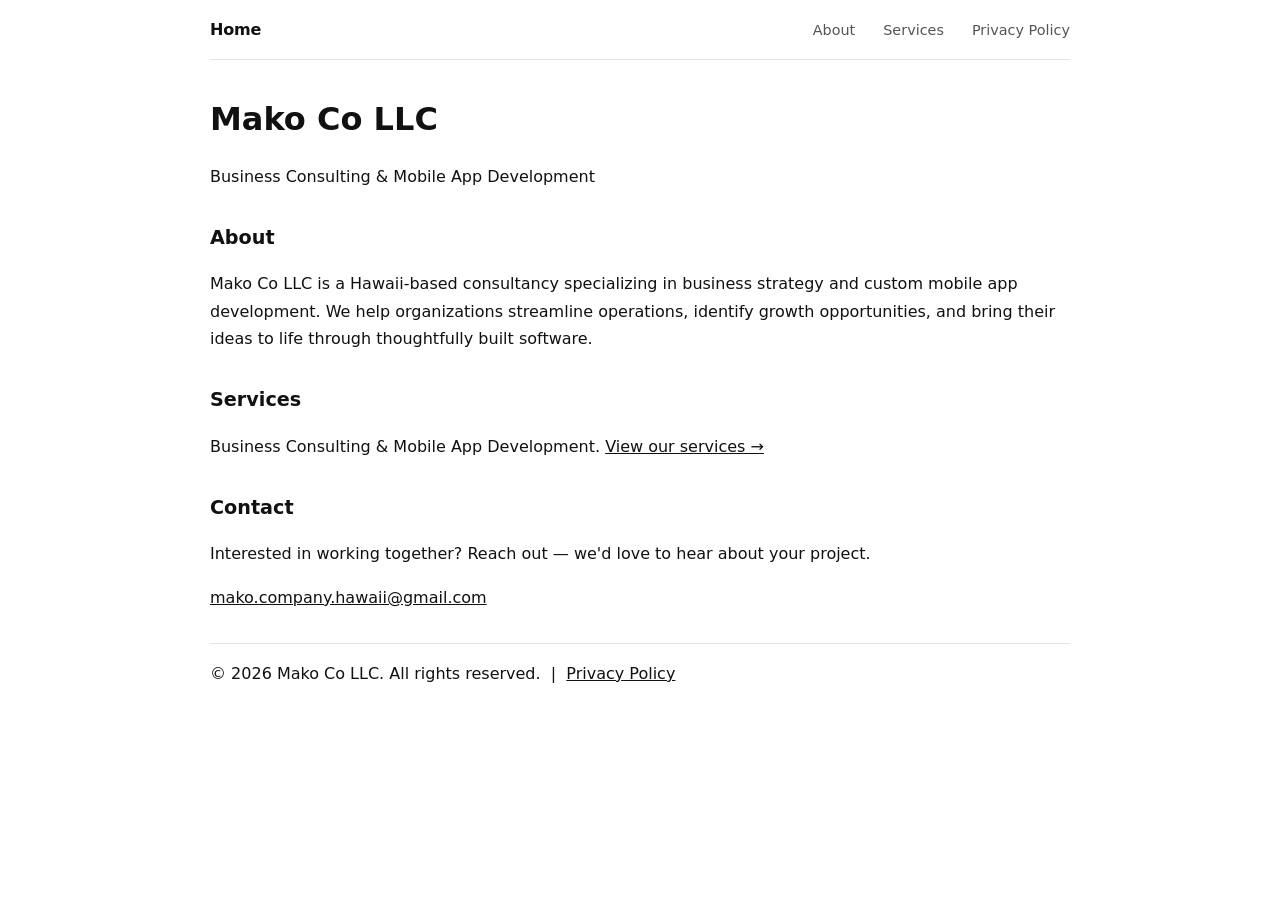
<file: index.html>
<!DOCTYPE html>
<html lang="en">
<head>
  <meta charset="UTF-8" />
  <meta name="viewport" content="width=device-width, initial-scale=1.0" />
  <title>Mako Co LLC</title>
  <meta name="google-site-verification" content="34Hlljbs2UOxqQcXklum21Nn7k7udKo1VeGLZvDhjIw" />
  <link rel="stylesheet" href="style.css" />
</head>
<body>

  <nav>
    <a class="nav-brand" href="index.html">Home</a>
    <ul>
      <li><a href="index.html#about">About</a></li>
      <li><a href="services.html">Services</a></li>
      <li><a href="privacy-policy.html">Privacy Policy</a></li>
    </ul>
  </nav>

  <h1>Mako Co LLC</h1>
  <p>Business Consulting &amp; Mobile App Development</p>

  <h2 id="about">About</h2>
  <p>
    Mako Co LLC is a Hawaii-based consultancy specializing in business strategy
    and custom mobile app development. We help organizations streamline operations,
    identify growth opportunities, and bring their ideas to life through
    thoughtfully built software.
  </p>

  <h2>Services</h2>
  <p>Business Consulting &amp; Mobile App Development. <a href="services.html">View our services &rarr;</a></p>

  <h2>Contact</h2>
  <p>Interested in working together? Reach out — we'd love to hear about your project.</p>
  <p><a href="mailto:mako.company.hawaii@gmail.com">mako.company.hawaii@gmail.com</a></p>

  <hr />
  <p>&copy; 2026 Mako Co LLC. All rights reserved. &nbsp;|&nbsp; <a href="privacy-policy.html">Privacy Policy</a></p>

</body>
</html>
</file>
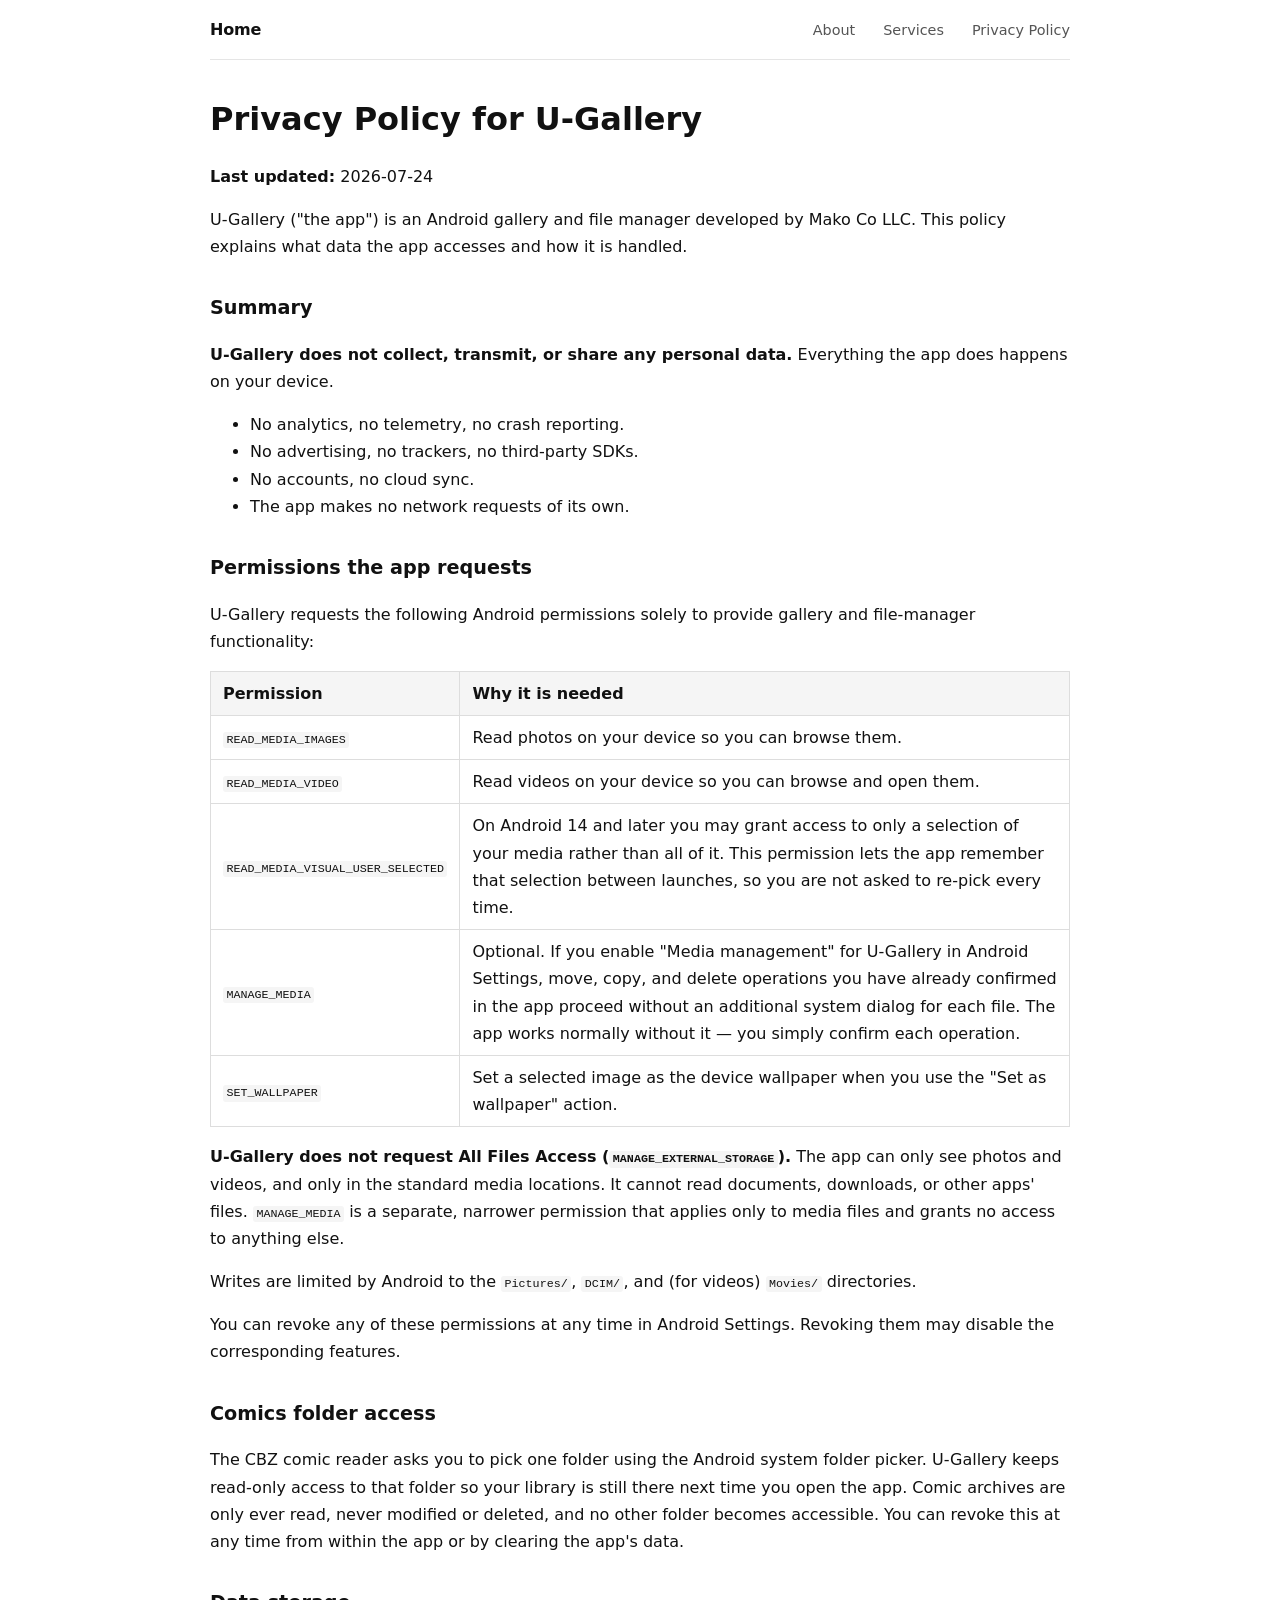
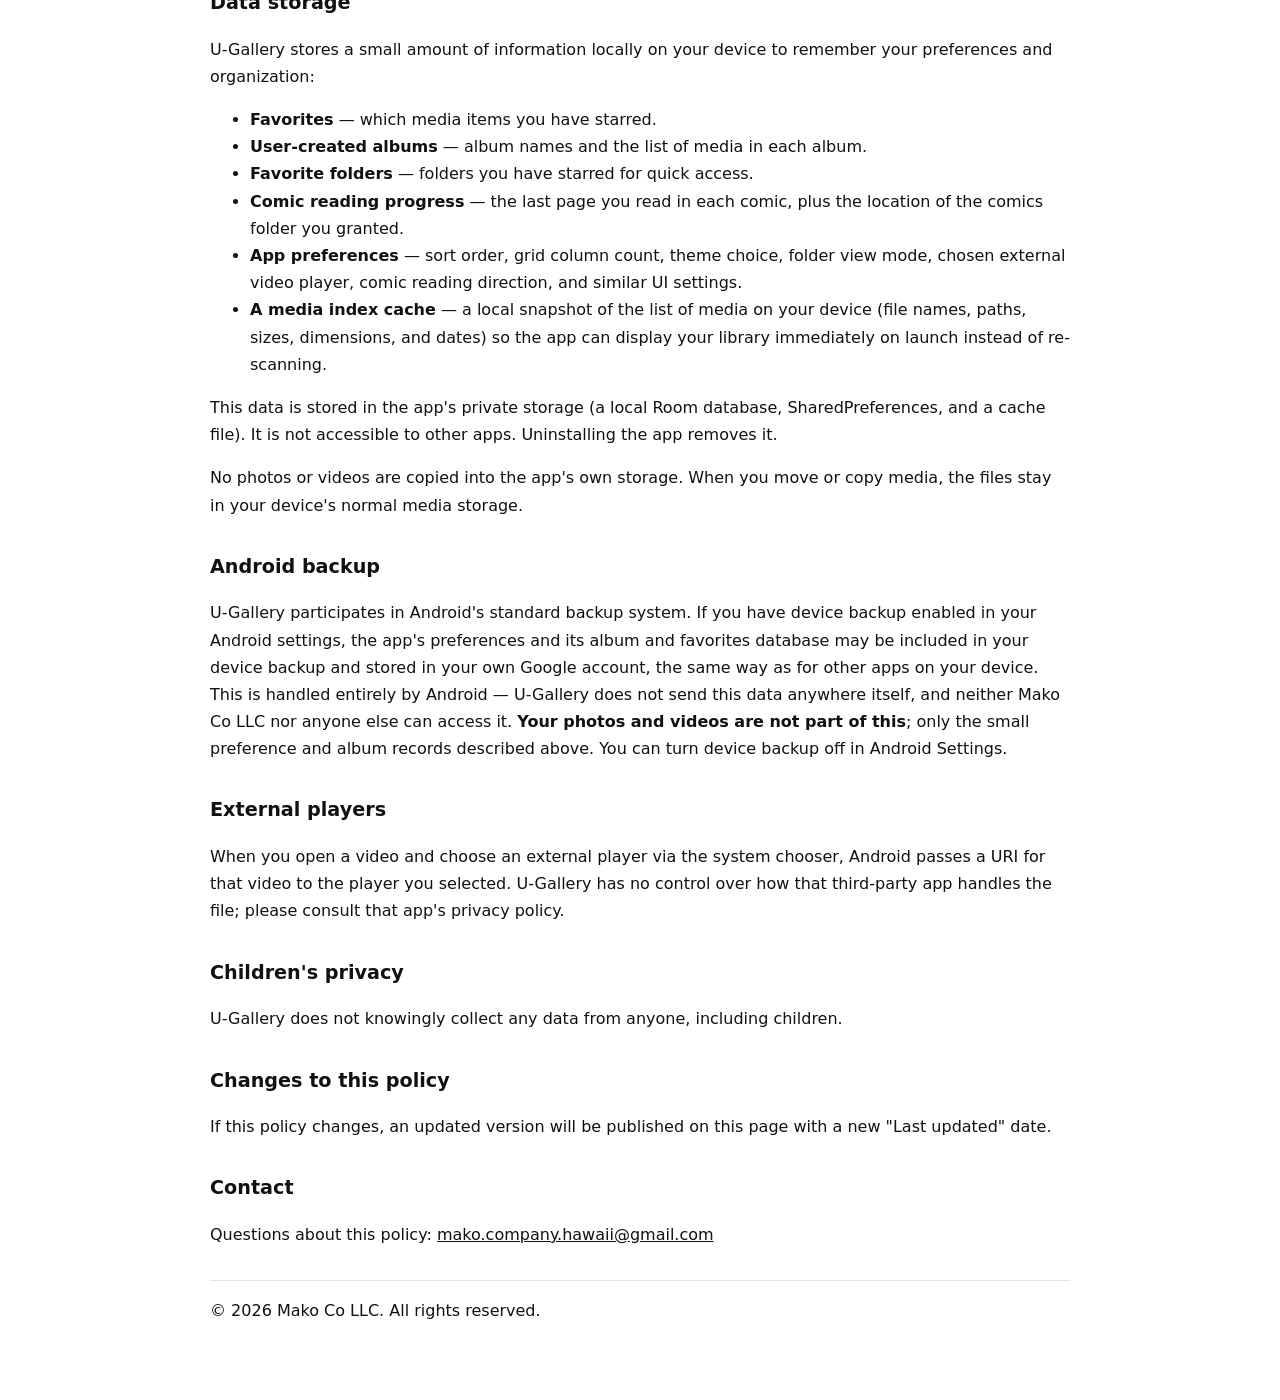
<file: privacy-policy.html>
<!DOCTYPE html>
<html lang="en">
<head>
  <meta charset="UTF-8" />
  <meta name="viewport" content="width=device-width, initial-scale=1.0" />
  <title>Privacy Policy — U-Gallery</title>
  <link rel="stylesheet" href="style.css" />
  <style>
    table { border-collapse: collapse; width: 100%; margin-bottom: 1rem; }
    th, td { text-align: left; padding: 0.5rem 0.75rem; border: 1px solid #ddd; }
    th { background: #f5f5f5; }
    code { font-family: monospace; font-size: 0.9em; background: #f5f5f5; padding: 0.1em 0.3em; border-radius: 3px; }
  </style>
</head>
<body>

  <nav>
    <a class="nav-brand" href="index.html">Home</a>
    <ul>
      <li><a href="index.html#about">About</a></li>
      <li><a href="services.html">Services</a></li>
      <li><a href="privacy-policy.html">Privacy Policy</a></li>
    </ul>
  </nav>

  <h1>Privacy Policy for U-Gallery</h1>
  <p><strong>Last updated:</strong> 2026-07-24</p>

  <p>
    U-Gallery ("the app") is an Android gallery and file manager developed by Mako Co LLC.
    This policy explains what data the app accesses and how it is handled.
  </p>

  <h2>Summary</h2>
  <p><strong>U-Gallery does not collect, transmit, or share any personal data.</strong> Everything the app does happens on your device.</p>
  <ul>
    <li>No analytics, no telemetry, no crash reporting.</li>
    <li>No advertising, no trackers, no third-party SDKs.</li>
    <li>No accounts, no cloud sync.</li>
    <li>The app makes no network requests of its own.</li>
  </ul>

  <h2>Permissions the app requests</h2>
  <p>U-Gallery requests the following Android permissions solely to provide gallery and file-manager functionality:</p>
  <table>
    <thead>
      <tr><th>Permission</th><th>Why it is needed</th></tr>
    </thead>
    <tbody>
      <tr><td><code>READ_MEDIA_IMAGES</code></td><td>Read photos on your device so you can browse them.</td></tr>
      <tr><td><code>READ_MEDIA_VIDEO</code></td><td>Read videos on your device so you can browse and open them.</td></tr>
      <tr><td><code>READ_MEDIA_VISUAL_USER_SELECTED</code></td><td>On Android 14 and later you may grant access to only a selection of your media rather than all of it. This permission lets the app remember that selection between launches, so you are not asked to re-pick every time.</td></tr>
      <tr><td><code>MANAGE_MEDIA</code></td><td>Optional. If you enable "Media management" for U-Gallery in Android Settings, move, copy, and delete operations you have already confirmed in the app proceed without an additional system dialog for each file. The app works normally without it — you simply confirm each operation.</td></tr>
      <tr><td><code>SET_WALLPAPER</code></td><td>Set a selected image as the device wallpaper when you use the "Set as wallpaper" action.</td></tr>
    </tbody>
  </table>
  <p>
    <strong>U-Gallery does not request All Files Access (<code>MANAGE_EXTERNAL_STORAGE</code>).</strong>
    The app can only see photos and videos, and only in the standard media locations. It cannot read
    documents, downloads, or other apps' files. <code>MANAGE_MEDIA</code> is a separate, narrower
    permission that applies only to media files and grants no access to anything else.
  </p>
  <p>
    Writes are limited by Android to the <code>Pictures/</code>, <code>DCIM/</code>, and
    (for videos) <code>Movies/</code> directories.
  </p>
  <p>You can revoke any of these permissions at any time in Android Settings. Revoking them may disable the corresponding features.</p>

  <h2>Comics folder access</h2>
  <p>
    The CBZ comic reader asks you to pick one folder using the Android system folder picker.
    U-Gallery keeps read-only access to that folder so your library is still there next time you
    open the app. Comic archives are only ever read, never modified or deleted, and no other folder
    becomes accessible. You can revoke this at any time from within the app or by clearing the
    app's data.
  </p>

  <h2>Data storage</h2>
  <p>U-Gallery stores a small amount of information locally on your device to remember your preferences and organization:</p>
  <ul>
    <li><strong>Favorites</strong> — which media items you have starred.</li>
    <li><strong>User-created albums</strong> — album names and the list of media in each album.</li>
    <li><strong>Favorite folders</strong> — folders you have starred for quick access.</li>
    <li><strong>Comic reading progress</strong> — the last page you read in each comic, plus the location of the comics folder you granted.</li>
    <li><strong>App preferences</strong> — sort order, grid column count, theme choice, folder view mode, chosen external video player, comic reading direction, and similar UI settings.</li>
    <li><strong>A media index cache</strong> — a local snapshot of the list of media on your device (file names, paths, sizes, dimensions, and dates) so the app can display your library immediately on launch instead of re-scanning.</li>
  </ul>
  <p>
    This data is stored in the app's private storage (a local Room database, SharedPreferences, and
    a cache file). It is not accessible to other apps. Uninstalling the app removes it.
  </p>
  <p>
    No photos or videos are copied into the app's own storage. When you move or copy media, the
    files stay in your device's normal media storage.
  </p>

  <h2>Android backup</h2>
  <p>
    U-Gallery participates in Android's standard backup system. If you have device backup enabled in
    your Android settings, the app's preferences and its album and favorites database may be included
    in your device backup and stored in your own Google account, the same way as for other apps on
    your device. This is handled entirely by Android — U-Gallery does not send this data anywhere
    itself, and neither Mako Co LLC nor anyone else can access it. <strong>Your photos and videos are
    not part of this</strong>; only the small preference and album records described above. You can
    turn device backup off in Android Settings.
  </p>

  <h2>External players</h2>
  <p>
    When you open a video and choose an external player via the system chooser, Android passes a URI
    for that video to the player you selected. U-Gallery has no control over how that third-party app
    handles the file; please consult that app's privacy policy.
  </p>

  <h2>Children's privacy</h2>
  <p>U-Gallery does not knowingly collect any data from anyone, including children.</p>

  <h2>Changes to this policy</h2>
  <p>If this policy changes, an updated version will be published on this page with a new "Last updated" date.</p>

  <h2>Contact</h2>
  <p>Questions about this policy: <a href="mailto:mako.company.hawaii@gmail.com">mako.company.hawaii@gmail.com</a></p>

  <hr />
  <p>&copy; 2026 Mako Co LLC. All rights reserved.</p>

</body>
</html>
</file>
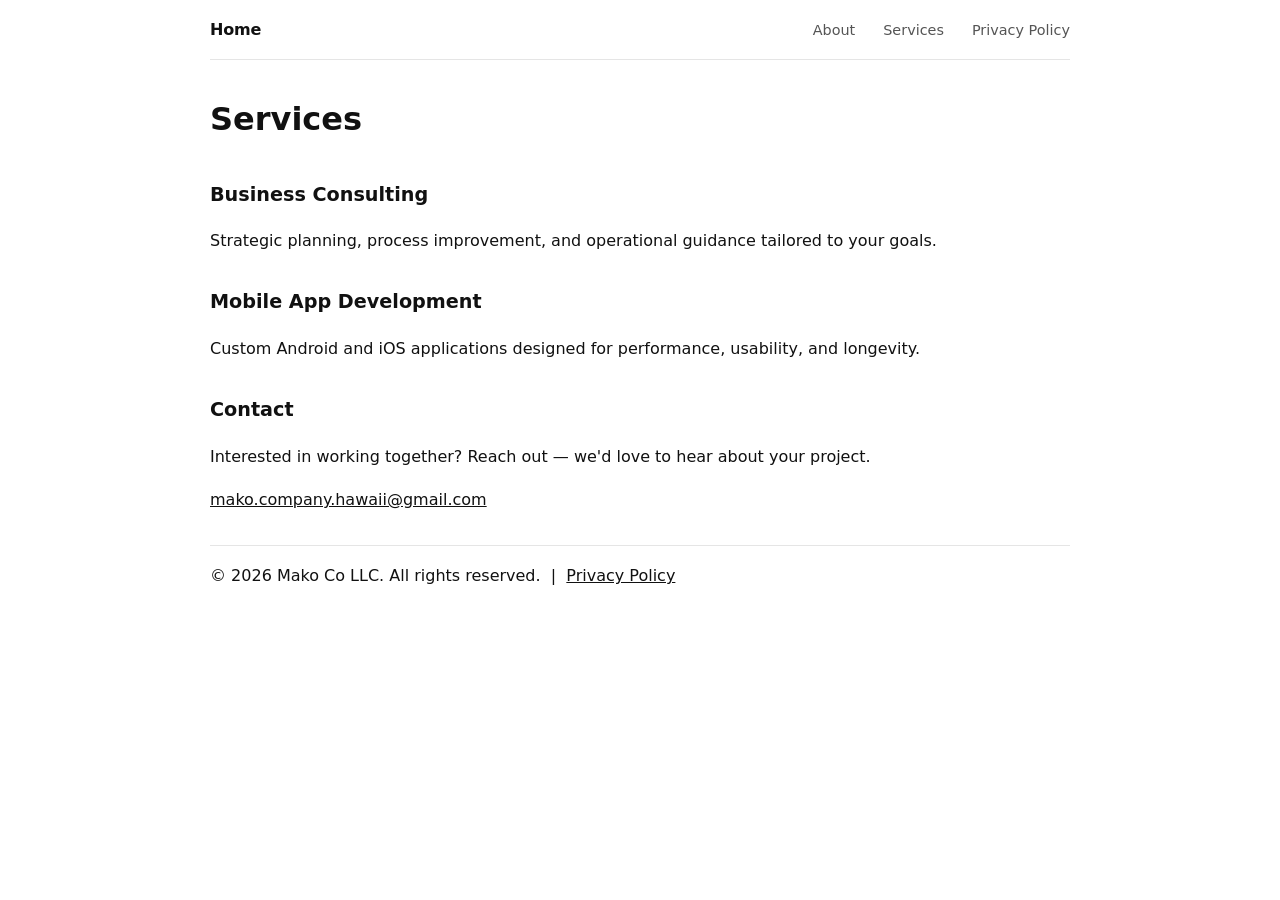
<file: services.html>
<!DOCTYPE html>
<html lang="en">
<head>
  <meta charset="UTF-8" />
  <meta name="viewport" content="width=device-width, initial-scale=1.0" />
  <title>Services — Mako Co LLC</title>
  <link rel="stylesheet" href="style.css" />
</head>
<body>

  <nav>
    <a class="nav-brand" href="index.html">Home</a>
    <ul>
      <li><a href="index.html#about">About</a></li>
      <li><a href="services.html">Services</a></li>
      <li><a href="privacy-policy.html">Privacy Policy</a></li>
    </ul>
  </nav>

  <h1>Services</h1>

  <h2>Business Consulting</h2>
  <p>Strategic planning, process improvement, and operational guidance tailored to your goals.</p>

  <h2>Mobile App Development</h2>
  <p>Custom Android and iOS applications designed for performance, usability, and longevity.</p>

  <h2>Contact</h2>
  <p>Interested in working together? Reach out — we'd love to hear about your project.</p>
  <p><a href="mailto:mako.company.hawaii@gmail.com">mako.company.hawaii@gmail.com</a></p>

  <hr />
  <p>&copy; 2026 Mako Co LLC. All rights reserved. &nbsp;|&nbsp; <a href="privacy-policy.html">Privacy Policy</a></p>

</body>
</html>
</file>
<file: style.css>
html { scroll-behavior: smooth; }

body {
  font-family: "Segoe UI", system-ui, sans-serif;
  max-width: 860px;
  margin: 0 auto;
  padding: 0 2rem 2rem;
  color: #111;
  background: #fff;
  line-height: 1.7;
  animation: fadeIn 0.4s ease;
}

@keyframes fadeIn {
  from { opacity: 0; transform: translateY(10px); }
  to   { opacity: 1; transform: translateY(0); }
}

nav {
  display: flex;
  align-items: center;
  justify-content: space-between;
  padding: 1rem 0;
  border-bottom: 1px solid #e5e5e5;
  margin-bottom: 2rem;
  position: sticky;
  top: 0;
  background: #fff;
  z-index: 100;
}

.nav-brand {
  font-weight: 600;
  font-size: 1rem;
  text-decoration: none;
  color: #111;
  letter-spacing: -0.01em;
}

nav ul {
  list-style: none;
  margin: 0;
  padding: 0;
  display: flex;
  gap: 1.75rem;
}

nav ul a {
  font-size: 0.9rem;
  text-decoration: none;
  color: #555;
  transition: color 0.2s;
}

nav ul a:hover { color: #111; }

h1 { font-size: 2rem; margin-bottom: 0.25rem; }
h2 { font-size: 1.2rem; margin: 2rem 0 0.5rem; }
h3 { font-size: 1rem; margin-bottom: 0.25rem; }
p  { margin-bottom: 1rem; }

a { color: #111; }

hr { border: none; border-top: 1px solid #e5e5e5; margin: 2rem 0 1rem; }
</file>
